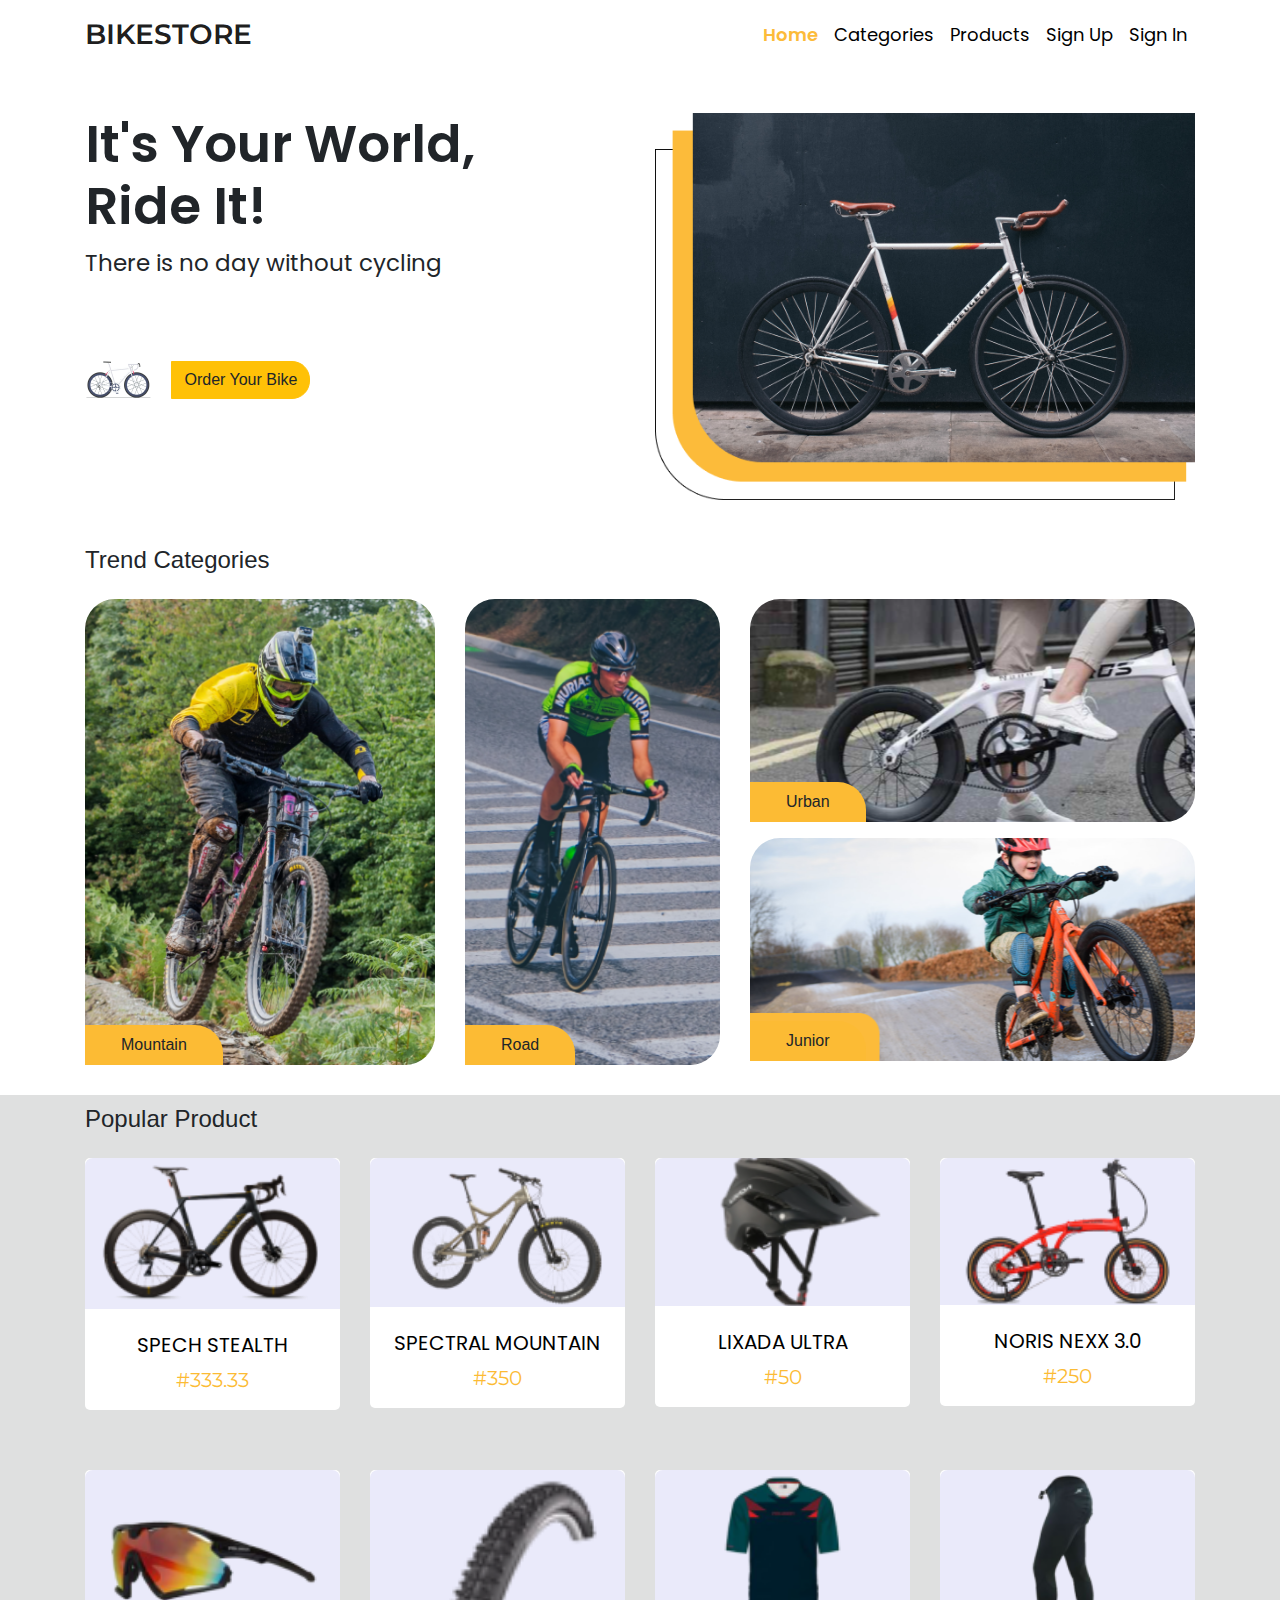
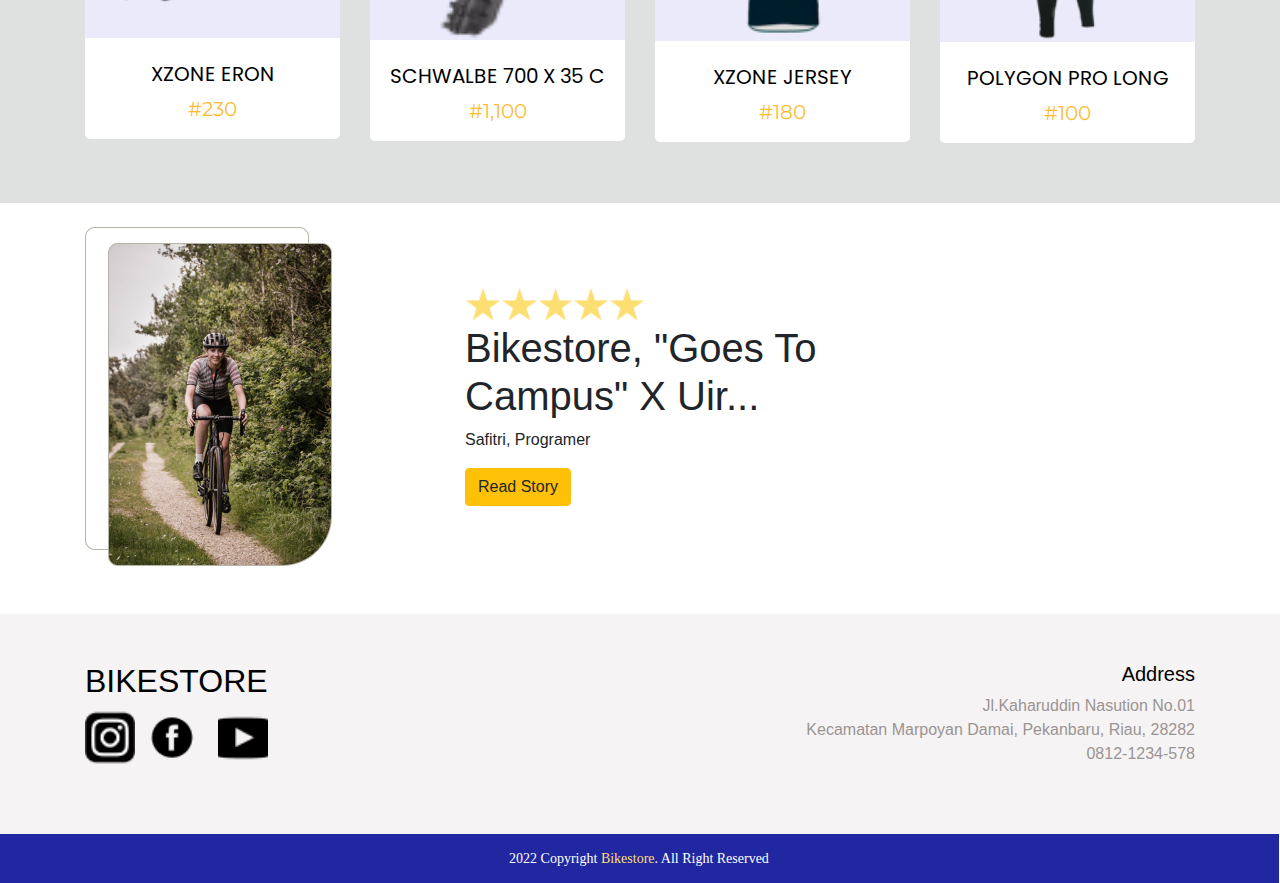
<file: index.html>
<!doctype html>
<html lang="en">
  <head>
    <!-- Required meta tags -->
    <meta charset="utf-8">
    <meta name="viewport" content="width=device-width, initial-scale=1, shrink-to-fit=no">

    <!-- Bootstrap CSS -->
    <link rel="stylesheet" href="frontend/libraries/bootstrap/css/bootstrap.css">
    <!-- My CSS -->
    <link rel="stylesheet" href="frontend/styles/main.css">
    
    <!-- Google Fonts -->
    <link href="https://fonts.googleapis.com/css2?family=Montserrat:ital,wght@0,100;0,200;0,300;0,400;0,500;0,600;0,700;0,800;1,300;1,500;1,700&family=Poppins:wght@100;200;300;400;500;600&display=swap" rel="stylesheet">

    <title>Hello, world!</title>
  </head>
  <body>

    <!--Header-->
    <header>
      <nav class="navbar navbar-expand-lg navbar-light">
        <div class="container">
          <a class="navbar-brand" href="#">BIKESTORE</a>
          <button class="navbar-toggler" type="button" data-toggle="collapse" data-target="#navbarNav" aria-controls="navbarNav" aria-expanded="false" aria-label="Toggle navigation">
            <span class="navbar-toggler-icon"></span>
          </button>
          <div class="collapse navbar-collapse" id="navbarNav">
            <ul class="navbar-nav ml-auto">
              <li class="nav-item">
                <a class="nav-link active" href="#">Home</a>
              </li>
              <li class="nav-item">
                <a class="nav-link" href="#">Categories</a>
              </li>
              <li class="nav-item">
                <a class="nav-link" href="index1.html">Products</a>
              </li>
              <li class="nav-item">
                <a class="nav-link" href="#">Sign Up</a>
              </li>
              <li class="nav-item">
                <a class="nav-link" href="#">Sign In</a>
              </li>
            </ul>
          </div>
        </div>
      </nav>
    </header>
    <!--Tutup Header-->

    <!--Hero Section-->
    <section class="hero-section">
      <div class="container">
        <div class="row">
          <div class="col-6">
            <h1>It's Your World, <br> Ride It!</h1>
            <p>There is no day without cycling</p>
            <div class="btn-cta">
              <img src="frontend/img/bicycle-logo 1.png">
              <a href="index1.html" class="btn btn-warning">Order Your Bike</a>
            </div>
          </div>
          <div class="col-6">
            <img src="frontend/img/Mask grub.png" class="img-fluid">
          </div>
        </div>
      </div>
    </section>
    <!--Tutup Hero Section-->

    <!-- Categories -->
    <section class="categories">
      <div class="container">
        <div class="row">
          <div class="col-12">
            <h4 class="mb-4">Trend Categories</h4>
          </div>
        </div>
        <div class="row">
          <div class="col-4">
            <div class="tag">
              <span>Mountain</span>
            </div>
            <a href="index1.html">
              <div class="categories-thumbnail">
                <div class="categories-img" style="background-image: url('frontend/img/mountain\ 1.png');""></div>
              </div>
            </a>
          </div>
          <div class="col-3">
            <div class="tag">
              <span>Road</span>
            </div>
            <a href="index1.html">
              <div class="categories-thumbnail">
                <div class="categories-img" style="background-image:url('frontend/img/road\ 1.png');"></div>
              </div>
            </a>
          </div>
          <div class="col-5">
            <div class="row">
              <div class="col-12 mb-3">
                <div class="tag">
                  <span>Urban</span>
                </div>
                <a href="index1.html">
                  <div class="categories-thumbnail-small">
                    <div class="categories-img" style="background-image: url('frontend/img/urban\ 1.png') ;"></div>
                  </div>
                </a>
              </div>
              <div class="col-12">
                <div class="tag">
                 <span>Junior</span>
                </div>
                <a href="index1.html">
                  <div class="categories-thumbnail-small">
                    <div class="categories-img" style="background-image: url('frontend/img/junior\ 1.png');"></div>
                  </div>
                </a>
              </div>
            </div>
          </div>
        </div>
      </div>
    </section>
    <!-- categories -->

    <!-- Poppular Product -->
    <section class="product">
      <div class="container">
        <div class="row">
          <div class="col-12">
            <h4 class="mb-4">Popular Product</h4>
          </div>
        </div>
        <div class="row">
          <div class="col-3">
            <a href="index1.html" class="component-product d-block">
              <div class="product-image mb-4 text-center">
                <img src="frontend/img/Sepeda 1.png" style="width: 225px;">
              </div>
              <div class="product-text mb-2">
                SPECH STEALTH
              </div>
              <div class="product-price">
                #333.33
              </div>
            </a>
          </div>
          <div class="col-3">
            <a href="index1.html" class="component-product d-block">
              <div class="product-image mb-4">
                <img src="frontend/img/bicycle-4 1 2.png" class="w-100">
              </div>
              <div class="product-text mb-2">
                SPECTRAL MOUNTAIN
              </div>
              <div class="product-price">
                #350
              </div>
            </a>
          </div>
          <div class="col-3">
            <a href="index1.html" class="component-product d-block">
              <div class="product-image mb-4 text-center">
                <img src="frontend/img/Helm.png" style="width: 197px">
              </div>
              <div class="product-text mb-2">
                LIXADA ULTRA
              </div>
              <div class="product-price">
                #50
              </div>
            </a>
          </div>
          <div class="col-3">
            <a href="index1.html" class="component-product d-block">
              <div class="product-image mb-4 text-center">
                <img src="frontend/img/bicycle-5 1 2.png" style="width: 255px">
              </div>
              <div class="product-text mb-2">
                NORIS NEXX 3.0
              </div>
              <div class="product-price">
                #250
              </div>
            </a>
          </div>
          <div class="col-3">
            <a href="index1.html" class="component-product d-block">
              <div class="product-image mb-4 text-center">
                <img src="frontend/img/Kacamata.png" class="w-100">
              </div>
              <div class="product-text mb-2">
                XZONE ERON
              </div>
              <div class="product-price">
                #230
              </div>
            </a>
          </div>
          <div class="col-3">
            <a href="index1.html" class="component-product d-block">
              <div class="product-image mb-4 text-center">
                <img src="frontend/img/Ban.png" style="width: 295px">
              </div>
              <div class="product-text mb-2">
                SCHWALBE 700 X 35 C
              </div>
              <div class="product-price">
                #1,100
              </div>
            </a>
          </div>
          <div class="col-3">
            <a href="index1.html" class="component-product d-block">
              <div class="product-image mb-4 text-center">
                <img src="frontend/img/Baju.png" style="width: 169px">
              </div>
              <div class="product-text mb-2">
                XZONE JERSEY
              </div>
              <div class="product-price">
                #180
              </div>
            </a>
          </div>
          <div class="col-3">
            <a href="index1.html" class="component-product d-block">
              <div class="product-image mb-4 text-center">
                <img src="frontend/img/Celana.png" style="width: 130px">
              </div>
              <div class="product-text mb-2">
                POLYGON PRO LONG
              </div>
              <div class="product-price">
                #100
              </div>
            </a>
          </div>
        </div>
      </div>
    </section>
    <!-- Akhir Poppular Product -->

    <br>

    <!-- Bikestore -->
    <section class="bikestore2">
      <div class="container">
        <div class="row">
          <div class="col-4">
            <img src="frontend/img/Bikestore2.png" class="img-fluid">
          </div>
          <div class="col-8 my-auto">
            <img src="frontend/img/Star.png" style="width: 180px;">
            <h1>Bikestore, "Goes To <br>Campus" X Uir...</h1>
            <p>Safitri, Programer</p>
            <div class="btn-cta">
              <a href="index1.html" class="btn btn-warning">Read Story</a>
            </div>
          </div>
        </div>
      </div>
    </section>
    <!-- Akhir Bikestore -->

    <!-- Address -->
    <section class="address mt-5">
      <div class="container">
        <div class="row">
          <div class="col-6">
            <h2 class="mt-5">BIKESTORE</h2>
            <img src="frontend/img/Ig.png" style="width: 50px;">
            <img src="frontend/img/Fb.png" style="width: 50px;" class="ml-2">
            <img src="frontend/img/Yt.png" style="width: 50px;" class="ml-3">
          </div>
          <div class="col-6 text-right">
            <h5 class="mt-5">Address</h5>
            <p class="text-right">Jl.Kaharuddin Nasution No.01 <br>Kecamatan Marpoyan Damai, Pekanbaru, Riau, 28282 <br>0812-1234-578</p>
          </div>
        </div>
      </div>
    </section>
    <!-- Akhir Address -->

    <!-- Copyright -->
    <section class="copyright">
      <div class="container">
        <div class="row">
          <div class="col-12 text-center">
            <p class="pt-3">
              2022 Copyright <a href="#" style="color: #FCDE73;">Bikestore</a>. All Right Reserved
            </p>
          </div>
        </div>
      </div>
    </section>
    <!-- Akhir Copyright -->
    

    <!-- Option 1: jQuery and Bootstrap Bundle (includes Popper) -->
    <script src="https://cdn.jsdelivr.net/npm/jquery@3.5.1/dist/jquery.slim.min.js" integrity="sha384-DfXdz2htPH0lsSSs5nCTpuj/zy4C+OGpamoFVy38MVBnE+IbbVYUew+OrCXaRkfj" crossorigin="anonymous"></script>
    <script src="frontend/libraries/bootstrap/js/bootstrap.js"></script>

    
  </body>
</html>
</file>
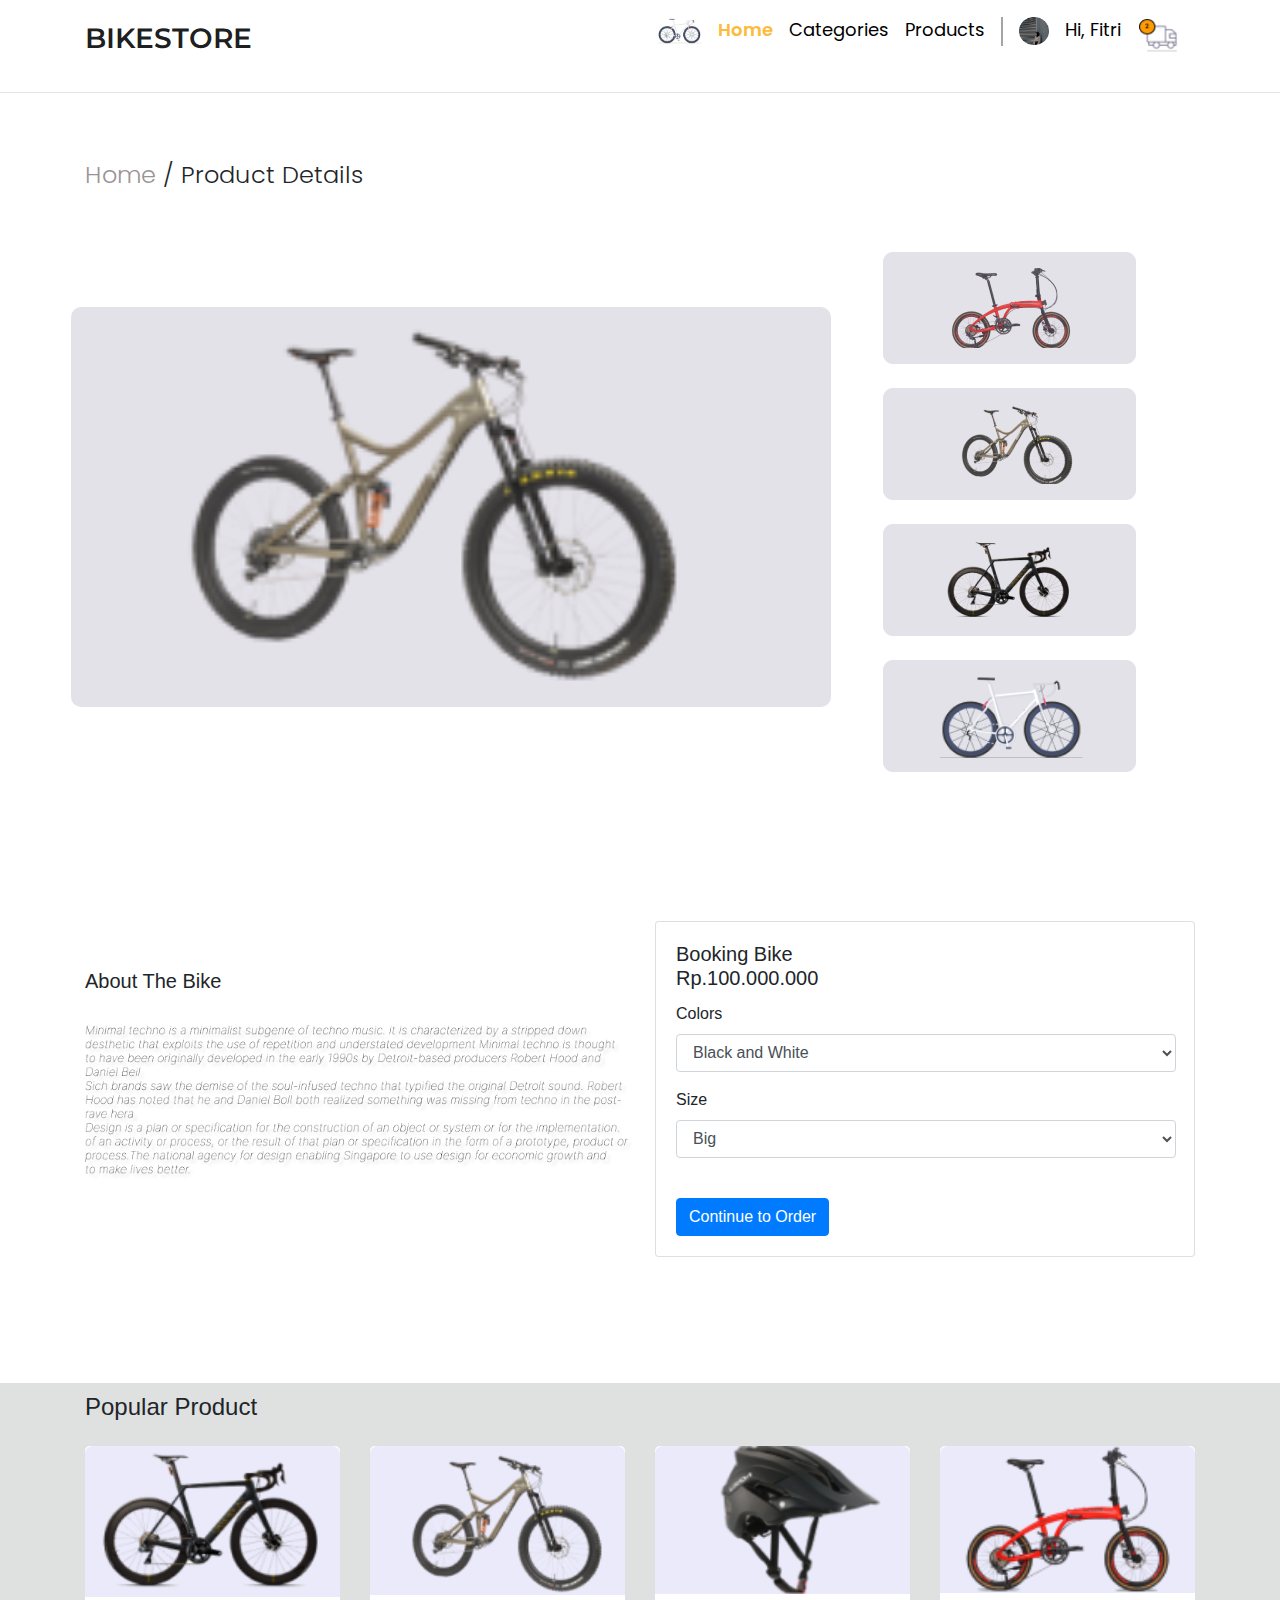
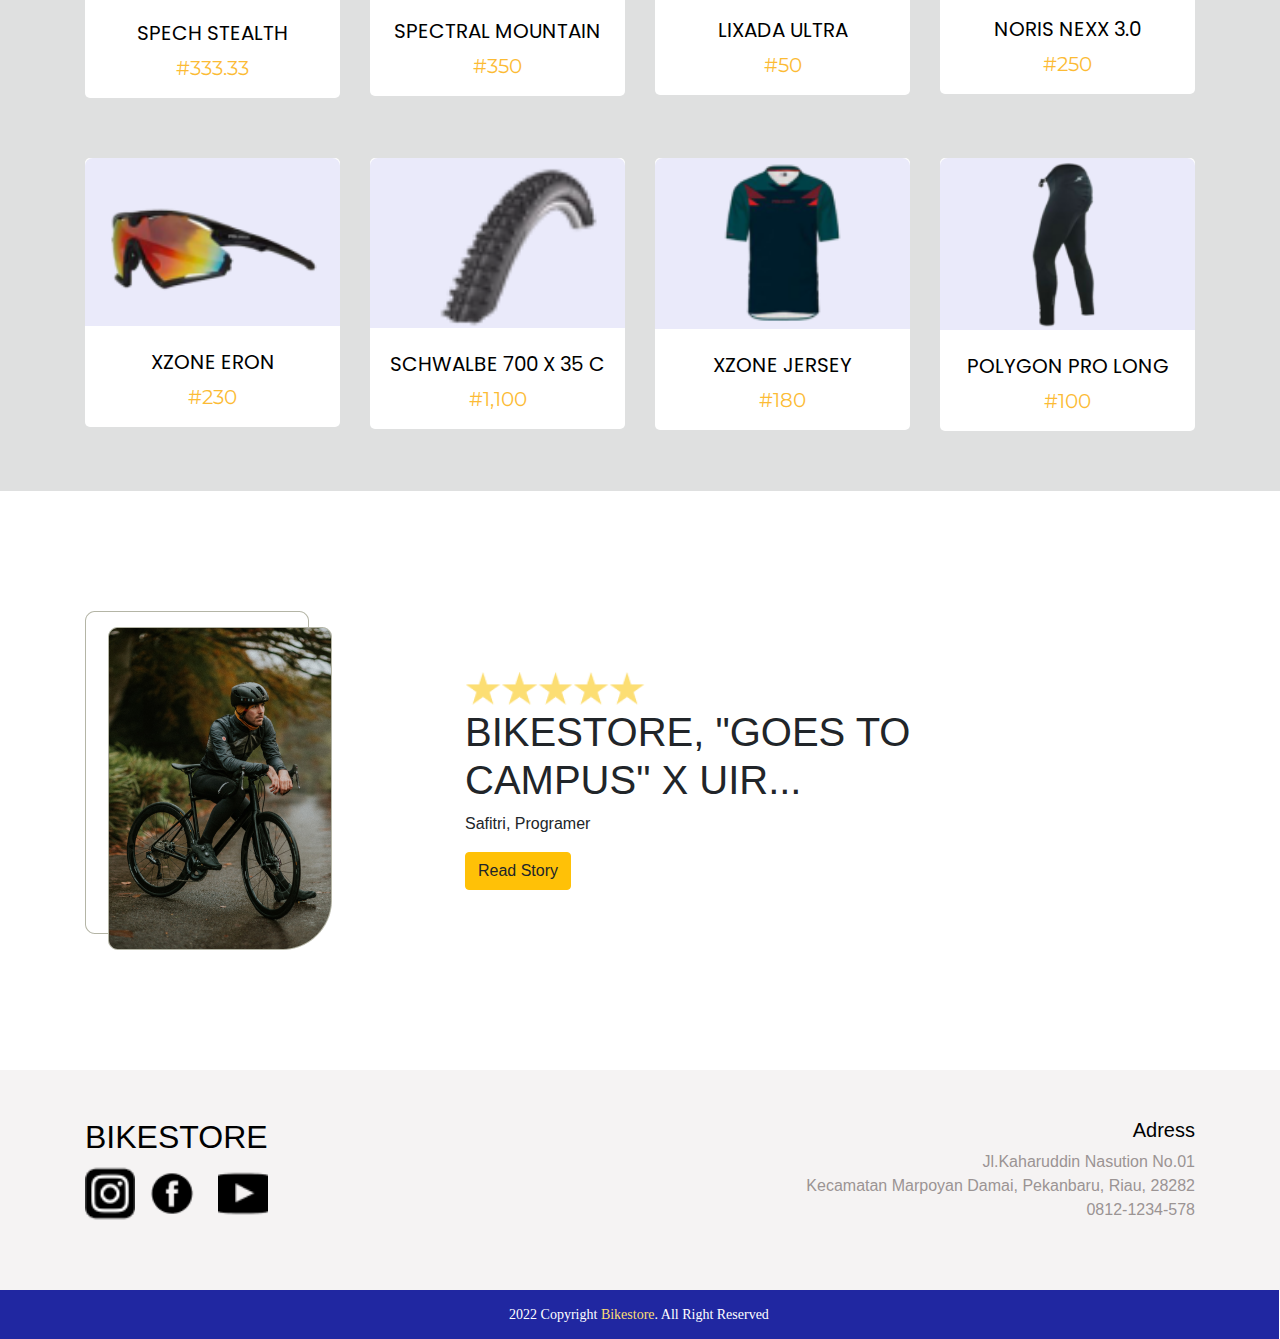
<file: index1.html>
<!doctype html>
<html lang="en">
  <head>
    <!-- Required meta tags -->
    <meta charset="utf-8">
    <meta name="viewport" content="width=device-width, initial-scale=1, shrink-to-fit=no">

    <!-- Bootstrap CSS -->
    <link rel="stylesheet" href="frontend/libraries/bootstrap/css/bootstrap.css">
    <!-- My CSS -->
    <link rel="stylesheet" href="frontend/styles/main.css">
    
    <!-- Google Fonts -->
    <link href="https://fonts.googleapis.com/css2?family=Montserrat:ital,wght@0,100;0,200;0,300;0,400;0,500;0,600;0,700;0,800;1,300;1,500;1,700&family=Poppins:wght@100;200;300;400;500;600&display=swap" rel="stylesheet">

    <title>Hello, world!</title>
  </head>
  <body>

    <!--Header-->
    <header>
      <nav class="navbar navbar-expand-lg navbar-light">
        <div class="container">
          <a class="navbar-brand" href="#">BIKESTORE</a>
          <button class="navbar-toggler" type="button" data-toggle="collapse" data-target="#navbarNav" aria-controls="navbarNav" aria-expanded="false" aria-label="Toggle navigation">
            <span class="navbar-toggler-icon"></span>
          </button>
          <div class="collapse navbar-collapse" id="navbarNav">
            <ul class="navbar-nav ml-auto">
              <li class="nav-item">
                <a class="nav-link" href="#"><img src="frontend/img/bicycle-logo 1.png" style="width: 45px;"></a>
              </li>
              <li class="nav-item">
                <a class="nav-link active" href="index.html">Home</a>
              </li>
              <li class="nav-item">
                <a class="nav-link" href="#">Categories</a>
              </li>
              <li class="nav-item">
                <a class="nav-link" href="#">Products</a>
              </li>
              <li class="nav-item">
                <a class="nav-link" href="#"><img src="frontend/img/Garis.png"></a>
              </li>
              <li class="nav-item">
                <a class="nav-link" href="#"><img src="frontend/img/profil.png" style="width: 30px;"></a>
              </li>
              <li class="nav-item">
                <a class="nav-link" href="#">Hi, Fitri</a>
              </li>
              </li>
              <li class="nav-item">
                <a class="nav-link" href="#"><img src="frontend/img/Mobil.png" style="width: 50px;"></a>
              </li>

            </ul>
          </div>
        </div>
      </nav>
    </header>
    <!--Tutup Header-->
<hr>
    <!--Choice-->
    <section class="choice">
      <div class="container">
        <div class="row">
          <div class="col-6">
            <br><br>
            <p><a href="index.html" style="color: #999494">Home</a>     /     Product Details</p>
            <br><br>
          </div>
          <div class="col-8">
            <img src="frontend/img/bicycle-4 1 2.png" style="width: 650px;">
          </div>
          <div class="col-3">
            <img src="frontend/img/Group 20.png">
            <br><br>
            <img src="frontend/img/Group 21.png">
            <br><br>
            <img src="frontend/img/Group 22.png">
            <br><br>
            <img src="frontend/img/Group 23.png">
          </div>
        </div>
      </div>
    </section>
    <!--Tutup Choice-->

<br><br><br><br><br><br><br><br><br><br><br>

    <!--About-->
    <section class="about">
      <div class="container">
        <div class="row">
          <div class="col-6">
            <h5 class="mt-5">About The Bike</h5>
            <br>
            <img src="frontend/img/Tulisan.png" style="width: 550px;">
          </div>
          <div class="col-6">
            
            <div class="card">
              <div class="card-body">
                <h5 class="card-title">Booking Bike <br>Rp.100.000.000</h5>
                <div class="form-group" style="width: 500px;">
                  <label for="colors">Colors</label>
                  <select class="form-control" id="jurusan">
                    <option value="if">Black and White</option>
                    <option value="if">Red</option>
                    <option value="if">Orange</option>
                    <option value="if">Light Brown</option>
                    <option value="if">Black</option>
                  </select>
                </div>
                <div class="form-group" style="width: 500px;">
                  <label for="size">Size</label>
                  <select class="form-control" id="jurusan">
                    <option value="if">Big</option>
                    <option value="if">Small</option>
                    <option value="if">Currently</option>
                  </select>
                  <br>
                </div>
                <a href="index2.html" class="btn btn-primary">Continue to Order</a>
              </div>
            </div>
          </div>
        </div>
      </div>
    </section>
    <!--Tutup About-->

<br><br><br><br>

    <!-- Poppular Product -->
    <section class="product">
      <div class="container">
        <div class="row">
          <div class="col-12">
            <h4 class="mb-4">Popular Product</h4>
          </div>
        </div>
        <div class="row">
          <div class="col-3">
            <a href="index2.html" class="component-product d-block">
              <div class="product-image mb-4 text-center">
                <img src="frontend/img/Sepeda 1.png" style="width: 225px;">
              </div>
              <div class="product-text mb-2">
                SPECH STEALTH
              </div>
              <div class="product-price">
                #333.33
              </div>
            </a>
          </div>
          <div class="col-3">
            <a href="index2.html" class="component-product d-block">
              <div class="product-image mb-4">
                <img src="frontend/img/bicycle-4 1 2.png" class="w-100">
              </div>
              <div class="product-text mb-2">
                SPECTRAL MOUNTAIN
              </div>
              <div class="product-price">
                #350
              </div>
            </a>
          </div>
          <div class="col-3">
            <a href="index2.html" class="component-product d-block">
              <div class="product-image mb-4 text-center">
                <img src="frontend/img/Helm.png" style="width: 197px">
              </div>
              <div class="product-text mb-2">
                LIXADA ULTRA
              </div>
              <div class="product-price">
                #50
              </div>
            </a>
          </div>
          <div class="col-3">
            <a href="index2.html" class="component-product d-block">
              <div class="product-image mb-4 text-center">
                <img src="frontend/img/bicycle-5 1 2.png" style="width: 255px">
              </div>
              <div class="product-text mb-2">
                NORIS NEXX 3.0
              </div>
              <div class="product-price">
                #250
              </div>
            </a>
          </div>
          <div class="col-3">
            <a href="index2.html" class="component-product d-block">
              <div class="product-image mb-4 text-center">
                <img src="frontend/img/Kacamata.png" class="w-100">
              </div>
              <div class="product-text mb-2">
                XZONE ERON
              </div>
              <div class="product-price">
                #230
              </div>
            </a>
          </div>
          <div class="col-3">
            <a href="index2.html" class="component-product d-block">
              <div class="product-image mb-4 text-center">
                <img src="frontend/img/Ban.png" style="width: 295px">
              </div>
              <div class="product-text mb-2">
                SCHWALBE 700 X 35 C
              </div>
              <div class="product-price">
                #1,100
              </div>
            </a>
          </div>
          <div class="col-3">
            <a href="index2.html" class="component-product d-block">
              <div class="product-image mb-4 text-center">
                <img src="frontend/img/Baju.png" style="width: 169px">
              </div>
              <div class="product-text mb-2">
                XZONE JERSEY
              </div>
              <div class="product-price">
                #180
              </div>
            </a>
          </div>
          <div class="col-3">
            <a href="index2.html" class="component-product d-block">
              <div class="product-image mb-4 text-center">
                <img src="frontend/img/Celana.png" style="width: 130px">
              </div>
              <div class="product-text mb-2">
                POLYGON PRO LONG
              </div>
              <div class="product-price">
                #100
              </div>
            </a>
          </div>
        </div>
      </div>
    </section>
    <!-- Akhir Poppular Product -->

<br><br><br><br><br>

    <!-- Bikestore -->
    <section class="bikestore2">
      <div class="container">
        <div class="row">
          <div class="col-4">
            <img src="frontend/img/Bikestore 2.1.png" class="img-fluid">
          </div>
          <div class="col-8 my-auto">
            <img src="frontend/img/Star.png" style="width: 180px;">
            <h1>BIKESTORE, "GOES TO <br>CAMPUS" X UIR...</h1>
            <p>Safitri, Programer</p>
            <div class="btn-cta">
              <a href="index2.html" class="btn btn-warning">Read Story</a>
            </div>
          </div>
        </div>
      </div>
    </section>
    <!-- Akhir Bikestore -->

<br><br><br>

    <!-- Adress -->
    <section class="address mt-5">
      <div class="container">
        <div class="row">
          <div class="col-6">
            <h2 class="mt-5">BIKESTORE</h2>
            <img src="frontend/img/Ig.png" style="width: 50px;">
            <img src="frontend/img/Fb.png" style="width: 50px;" class="ml-2">
            <img src="frontend/img/Yt.png" style="width: 50px;" class="ml-3">
          </div>
          <div class="col-6 text-right">
            <h5 class="mt-5">Adress</h5>
            <p class="text-right">Jl.Kaharuddin Nasution No.01 <br>Kecamatan Marpoyan Damai, Pekanbaru, Riau, 28282 <br>0812-1234-578</p>
          </div>
        </div>
      </div>
    </section>
    <!-- Akhir Address -->

     <!-- Copyright -->
     <section class="copyright">
      <div class="container">
        <div class="row">
          <div class="col-12 text-center">
            <p class="pt-3">
              2022 Copyright <a href="#" style="color: #FCDE73;">Bikestore</a>. All Right Reserved
            </p>
          </div>
        </div>
      </div>
    </section>
    <!-- Akhir Copyright -->
    

    <!-- Option 1: jQuery and Bootstrap Bundle (includes Popper) -->
    <script src="https://cdn.jsdelivr.net/npm/jquery@3.5.1/dist/jquery.slim.min.js" integrity="sha384-DfXdz2htPH0lsSSs5nCTpuj/zy4C+OGpamoFVy38MVBnE+IbbVYUew+OrCXaRkfj" crossorigin="anonymous"></script>
    <script src="frontend/libraries/bootstrap/js/bootstrap.js"></script>

    
  </body>
</html>
</file>
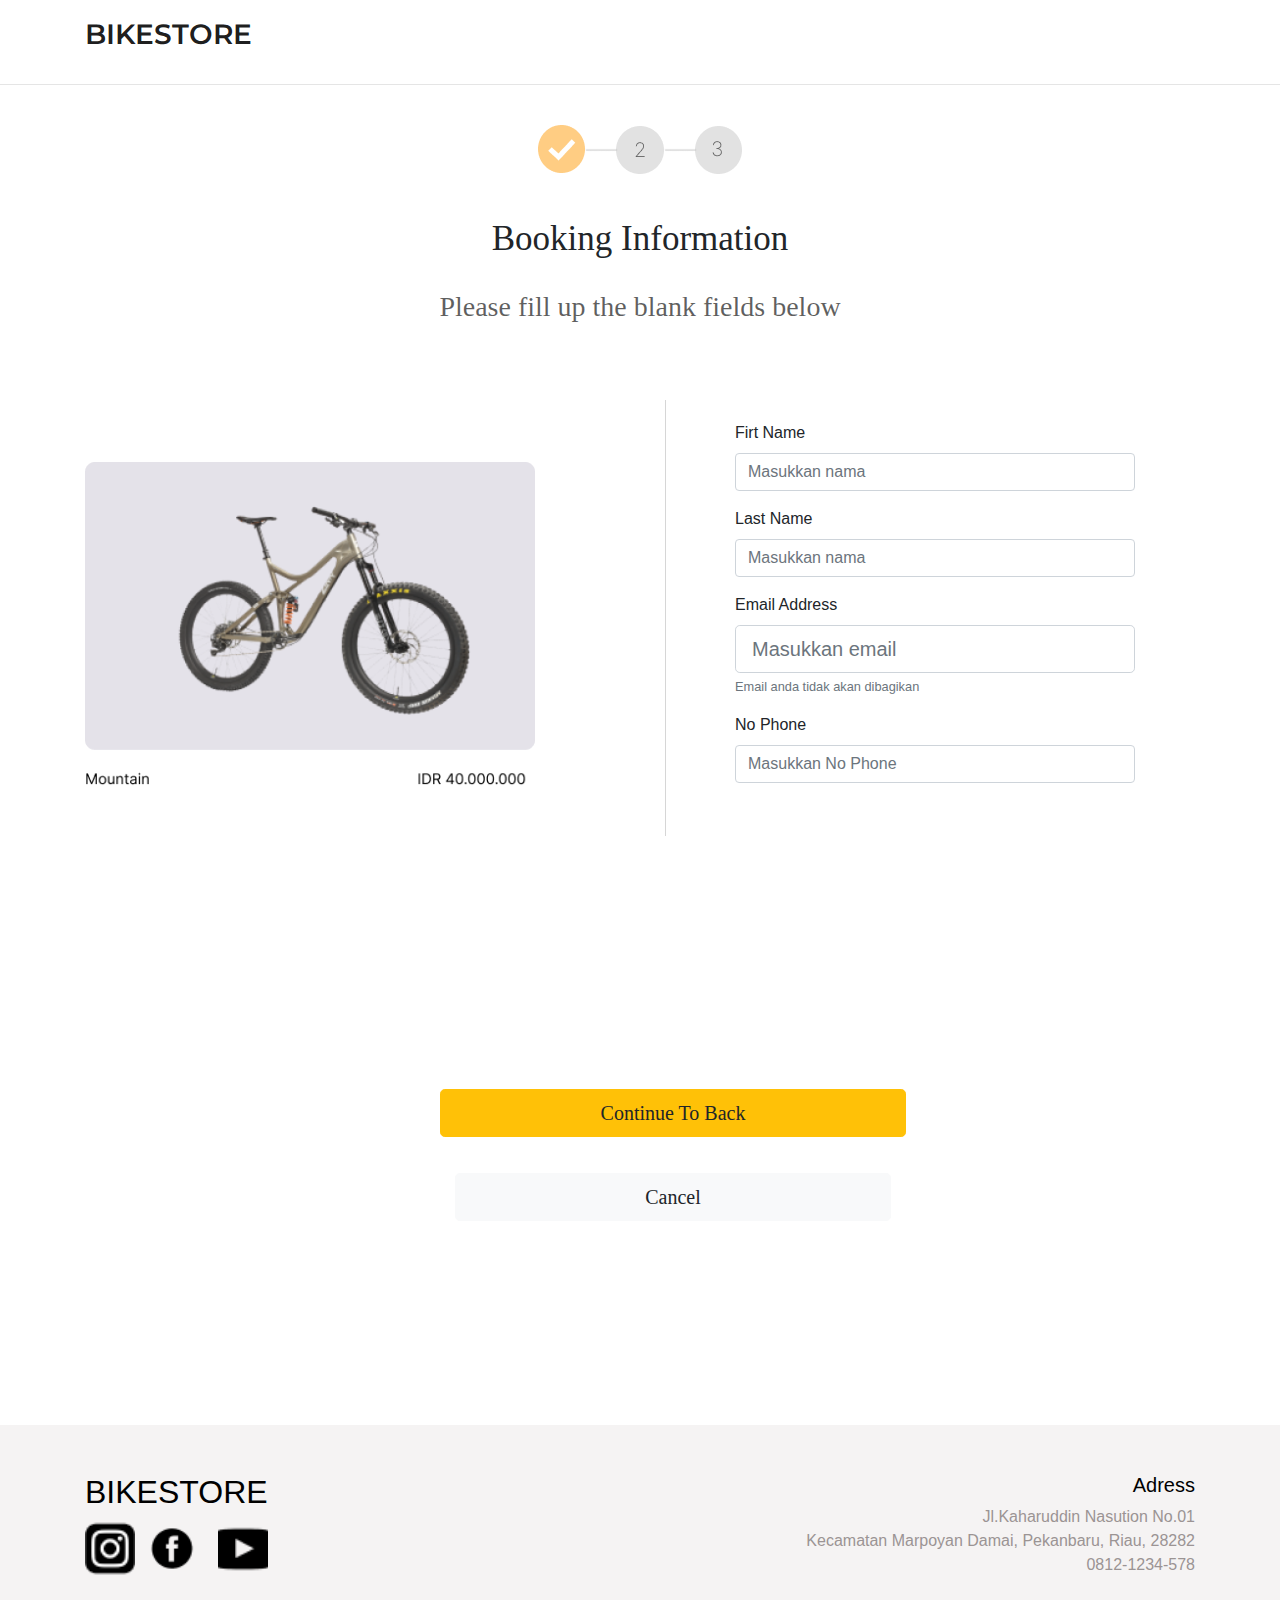
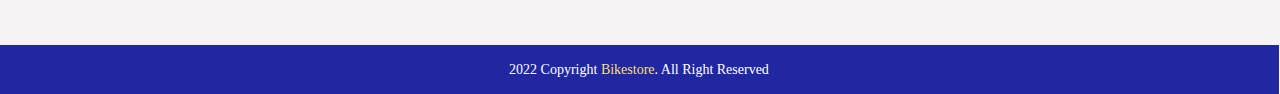
<file: index2.html>
<!doctype html>
<html lang="en">
  <head>
    <!-- Required meta tags -->
    <meta charset="utf-8">
    <meta name="viewport" content="width=device-width, initial-scale=1, shrink-to-fit=no">

    <!-- Bootstrap CSS -->
    <link rel="stylesheet" href="frontend/libraries/bootstrap/css/bootstrap.css">
    <!-- My CSS -->
    <link rel="stylesheet" href="frontend/styles/main.css">
    
    <!-- Google Fonts -->
    <link href="https://fonts.googleapis.com/css2?family=Montserrat:ital,wght@0,100;0,200;0,300;0,400;0,500;0,600;0,700;0,800;1,300;1,500;1,700&family=Poppins:wght@100;200;300;400;500;600&display=swap" rel="stylesheet">

    <title>Hello, world!</title>
  </head>
  <body>

    <!--Awal-->
    <header>
      <nav class="navbar navbar-expand-lg navbar-light">
        <div class="container">
          <a class="navbar-brand" href="#">BIKESTORE</a>
        </div>
      </nav>
    </header>
    <!--Tutup Awalr-->

<hr>
<br>
    <!--Booking-->
    <section class="booking iformation">
      <div class="container">
        <div class="row">
          <div class="col-12 text-center">
            <img src="frontend/img/Nomor.png">
          </div>
          <div class="col-12 text-center">
            <h3 class="mt-5">Booking Information</h3>
            <p class="text-center">Please fill up the blank fields below</p>
          </div>
        </div>
      </div>
    </section>
    <!--Tutup Booking-->

    <br><br><br>

    <!--Order-->
    <section class="order">
      <div class="container">
        <div class="row">
          <div class="col-6">
            <br>
            <img src="frontend/img/Group 12.png" style="width: 450px;">
          </div>
          <div class="col-3">
            <img src="frontend/img/Line 1 (1).png" alt="">
          </div>
          <div class="col-7">
            <br><br><br>
            <div class="form-group" style="width: 400px;">
              <label for="name">Firt Name</label>
              <input class="form-control" type="text"
              id="nama" placeholder="Masukkan nama">
            </div>
            <div class="form-group" style="width: 400px;">
              <label for="name">Last Name</label>
              <input class="form-control" type="text"
              id="nama" placeholder="Masukkan nama">
            </div>
            <div class="form-group" style="width: 400px;">
              <label for="email">Email Address</label>
              <input class="form-control form-control-lg"
              type="email" id="email" placeholder="Masukkan email">
              <small class="form-text text-muted">Email anda tidak akan dibagikan</small>
            </div>
            <div class="form-group" style="width: 400px;">
              <label for="name">No Phone</label>
              <input class="form-control" type="text"
              id="nama" placeholder="Masukkan No Phone">
            </div>
          </div>
        </div>
      </div>
    </section>
    <!--Tutup Order-->

    <!--Back-->
    <section class="back">
      <div class="container">
        <div class="row">
          <div class="col-6">
            <div class="btn-cta">
              <a href="index3.html" class="btn btn-warning btn-lg btn-block">Continue To Back</a>
            </div>
            <br>
            <div class="col-12">
              <a href="index1.html" class="btn btn-light btn-lg btn-block">Cancel</a>
            </div>
          </div>
        </div>
      </div>
    </section>
    <!--Tutup Back-->

    <br><br><br><br><br><br><br><br><br><br><br><br>

    <!-- Adress -->
    <section class="address mt-5">
      <div class="container">
        <div class="row">
          <div class="col-6">
            <h2 class="mt-5">BIKESTORE</h2>
            <img src="frontend/img/Ig.png" style="width: 50px;">
            <img src="frontend/img/Fb.png" style="width: 50px;" class="ml-2">
            <img src="frontend/img/Yt.png" style="width: 50px;" class="ml-3">
          </div>
          <div class="col-6 text-right">
            <h5 class="mt-5">Adress</h5>
            <p class="text-right">Jl.Kaharuddin Nasution No.01 <br>Kecamatan Marpoyan Damai, Pekanbaru, Riau, 28282 <br>0812-1234-578</p>
          </div>
        </div>
      </div>
    </section>
    <!-- Akhir Address -->

     <!-- Copyright -->
     <section class="copyright">
      <div class="container">
        <div class="row">
          <div class="col-12 text-center">
            <p class="pt-3">
              2022 Copyright <a href="#" style="color: #FCDE73;">Bikestore</a>. All Right Reserved
            </p>
          </div>
        </div>
      </div>
    </section>
    <!-- Akhir Copyright -->
    

    <!-- Option 1: jQuery and Bootstrap Bundle (includes Popper) -->
    <script src="https://cdn.jsdelivr.net/npm/jquery@3.5.1/dist/jquery.slim.min.js" integrity="sha384-DfXdz2htPH0lsSSs5nCTpuj/zy4C+OGpamoFVy38MVBnE+IbbVYUew+OrCXaRkfj" crossorigin="anonymous"></script>
    <script src="frontend/libraries/bootstrap/js/bootstrap.js"></script>

    
  </body>
</html>
</file>
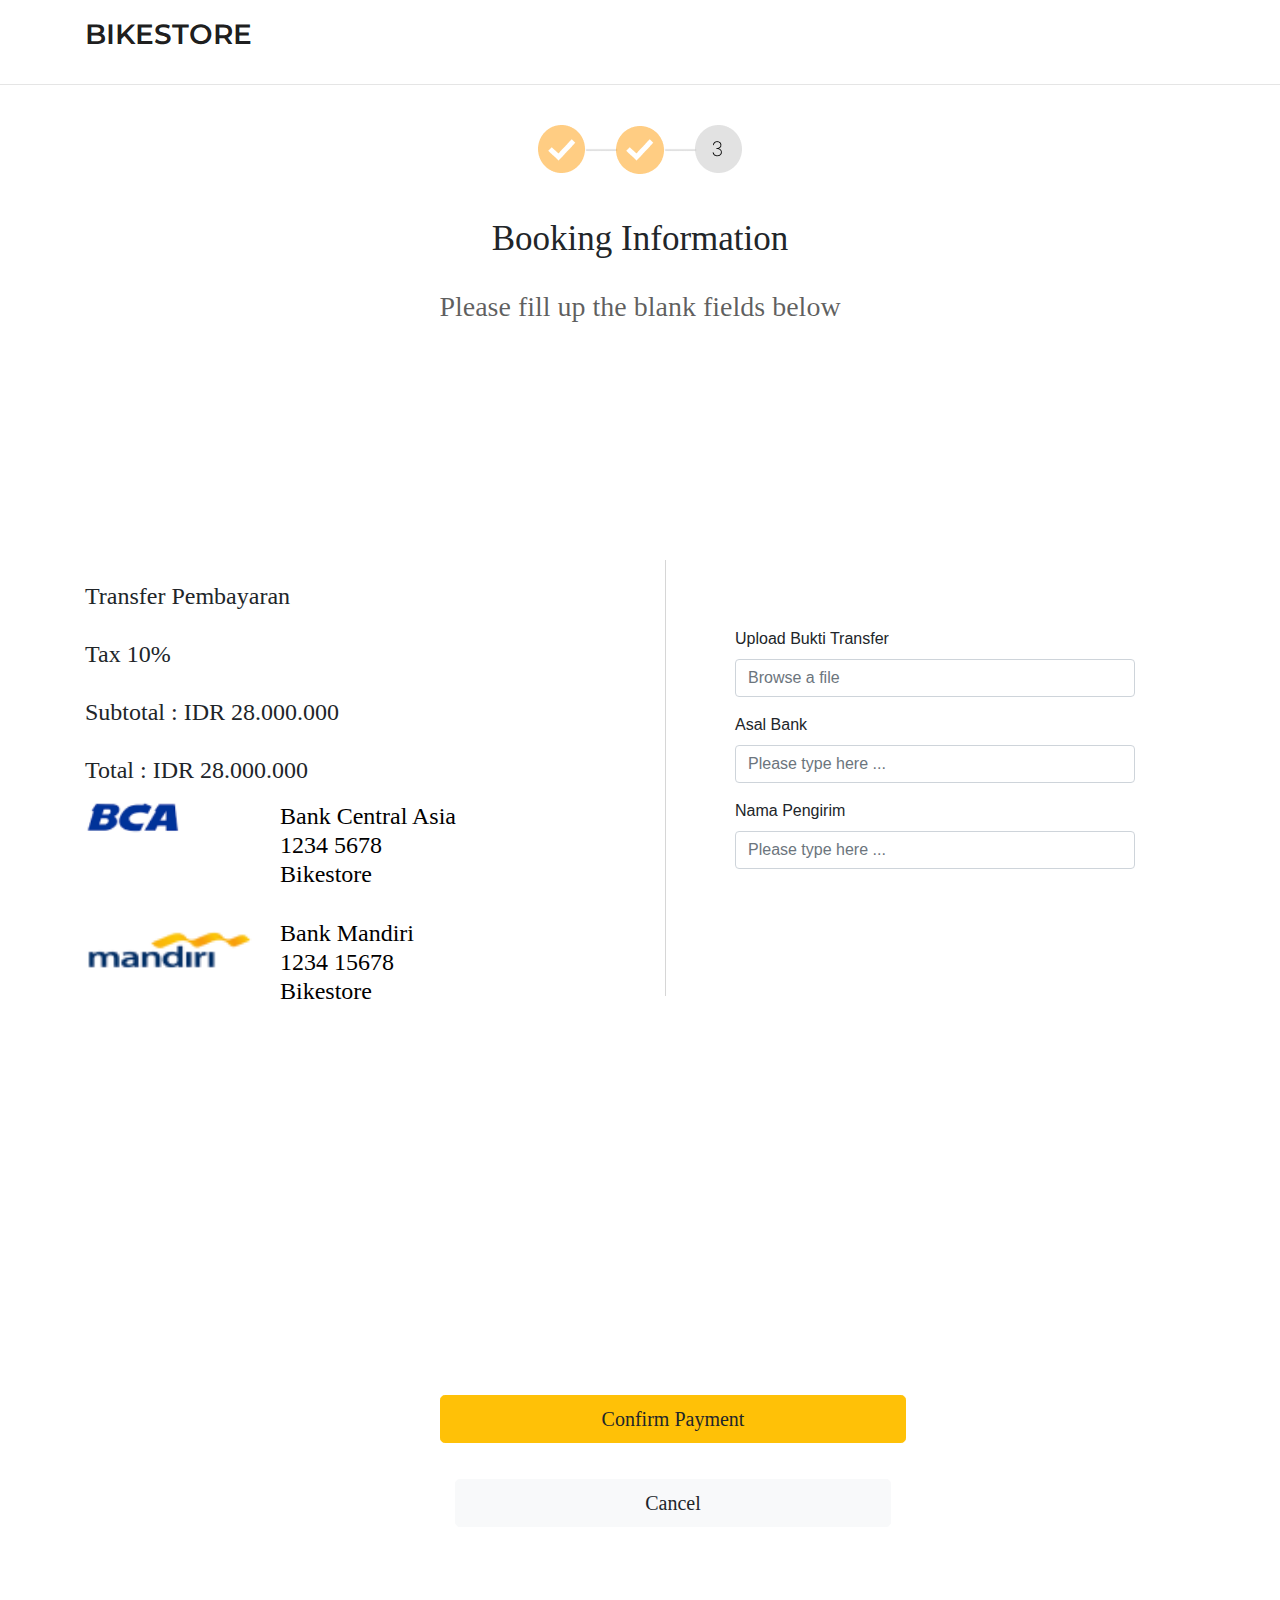
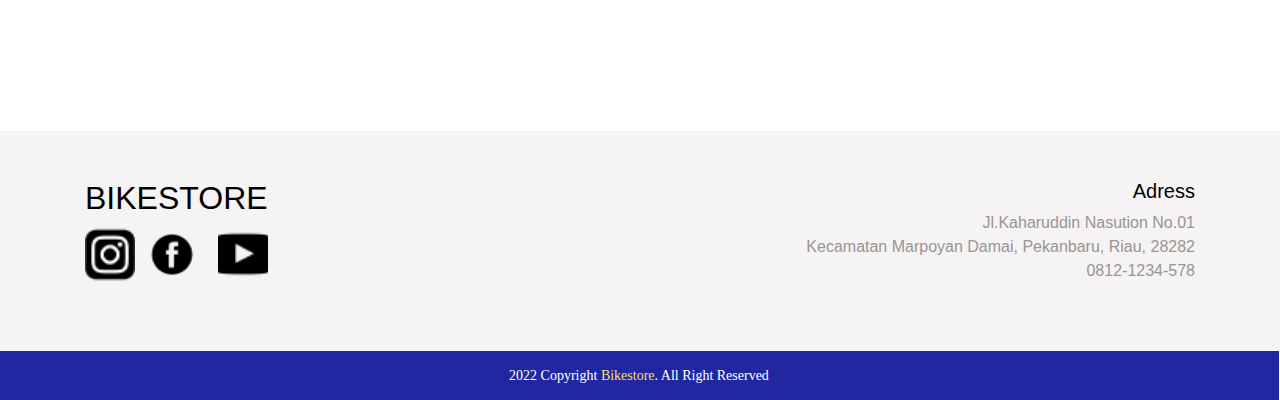
<file: index3.html>
<!doctype html>
<html lang="en">
  <head>
    <!-- Required meta tags -->
    <meta charset="utf-8">
    <meta name="viewport" content="width=device-width, initial-scale=1, shrink-to-fit=no">

    <!-- Bootstrap CSS -->
    <link rel="stylesheet" href="frontend/libraries/bootstrap/css/bootstrap.css">
    <!-- My CSS -->
    <link rel="stylesheet" href="frontend/styles/main.css">
    
    <!-- Google Fonts -->
    <link href="https://fonts.googleapis.com/css2?family=Montserrat:ital,wght@0,100;0,200;0,300;0,400;0,500;0,600;0,700;0,800;1,300;1,500;1,700&family=Poppins:wght@100;200;300;400;500;600&display=swap" rel="stylesheet">

    <title>Hello, world!</title>
  </head>
  <body>

    <!--Header-->
    <header>
      <nav class="navbar navbar-expand-lg navbar-light">
        <div class="container">
          <a class="navbar-brand" href="#">BIKESTORE</a>
        </div>
      </nav>
    </header>
    <!--Tutup Header-->

<hr>
<br>
    <!--Booking-->
    <section class="booking iformation">
      <div class="container">
        <div class="row">
          <div class="col-12 text-center">
            <img src="frontend/img/Group 24.png">
          </div>
          <div class="col-12 text-center">
            <h3 class="mt-5">Booking Information</h3>
            <p class="text-center">Please fill up the blank fields below</p>
          </div>
        </div>
      </div>
    </section>
    <!--Tutup Booking-->

<br><br><br><br><br><br><br><br><br>

    <!--Order-->
    <section class="order">
      <div class="container">
        <div class="row">
          <div class="col-6">
            <p>Transfer Pembayaran <br><br>
              Tax 10% <br><br>
              Subtotal : IDR 28.000.000 <br><br>
              Total : IDR 28.000.000 </p>
            <img src="frontend/img/BCA.png" style="width: 100px;">
            <br><br><br><br><br>
            <img src="frontend/img/MANDIRI.png" style="width: 170px;">
          </div>
          <br><br>
          <div class="col-6">
            <h1>Bank Central Asia <br>
              1234 5678 <br>
              Bikestore
            </h1>
            <br><br><br>
            <h2>Bank Mandiri <br>
              1234 15678 <br>
              Bikestore
            </h2>
          </div>
          <div class="col-2">
            <img src="frontend/img/Line 1 (1).png">
          </div>
          <div class="col-5">
            <br><br><br><br><br><br><br>
            <div class="form-group" style="width: 400px;">
              <label for="name">Upload Bukti Transfer</label>
              <input class="form-control" type="text"
              id="nama" placeholder="Browse a file ">
            </div>
            <div class="form-group" style="width: 400px;">
              <label for="name">Asal Bank</label>
              <input class="form-control" type="text"
              id="nama" placeholder="Please type here ...">
            </div>
            <div class="form-group" style="width: 400px;">
              <label for="name">Nama Pengirim </label>
              <input class="form-control" type="text"
              id="nama" placeholder="Please type here ...">
            </div>
          </div>
        </div>
      </div>
    </section>
    <!--Tutup Order-->

    <!--Back-->
    <section class="back">
      <div class="container">
        <div class="row">
          <div class="col-6">
            <div class="btn-cta">
              <a href="index4.html" class="btn btn-warning btn-lg btn-block">Confirm Payment</a>
            </div>
            <br>
            <div class="col-12">
              <a href="index2.html" class="btn btn-light btn-lg btn-block">Cancel</a>
            </div>
          </div>
        </div>
      </div>
    </section>
    <!--Tutup Back-->

    <br><br><br><br><br><br><br><br><br><br><br><br>

    <!-- Adress -->
    <section class="address mt-5">
      <div class="container">
        <div class="row">
          <div class="col-6">
            <h2 class="mt-5">BIKESTORE</h2>
            <img src="frontend/img/Ig.png" style="width: 50px;">
            <img src="frontend/img/Fb.png" style="width: 50px;" class="ml-2">
            <img src="frontend/img/Yt.png" style="width: 50px;" class="ml-3">
          </div>
          <div class="col-6 text-right">
            <h5 class="mt-5">Adress</h5>
            <p class="text-right">Jl.Kaharuddin Nasution No.01 <br>Kecamatan Marpoyan Damai, Pekanbaru, Riau, 28282 <br>0812-1234-578</p>
          </div>
        </div>
      </div>
    </section>
    <!-- Akhir Address -->

     <!-- Copyright -->
     <section class="copyright">
      <div class="container">
        <div class="row">
          <div class="col-12 text-center">
            <p class="pt-3">
              2022 Copyright <a href="#" style="color: #FCDE73;">Bikestore</a>. All Right Reserved
            </p>
          </div>
        </div>
      </div>
    </section>
    <!-- Akhir Copyright -->
    

    <!-- Option 1: jQuery and Bootstrap Bundle (includes Popper) -->
    <script src="https://cdn.jsdelivr.net/npm/jquery@3.5.1/dist/jquery.slim.min.js" integrity="sha384-DfXdz2htPH0lsSSs5nCTpuj/zy4C+OGpamoFVy38MVBnE+IbbVYUew+OrCXaRkfj" crossorigin="anonymous"></script>
    <script src="frontend/libraries/bootstrap/js/bootstrap.js"></script>

    
  </body>
</html>
</file>
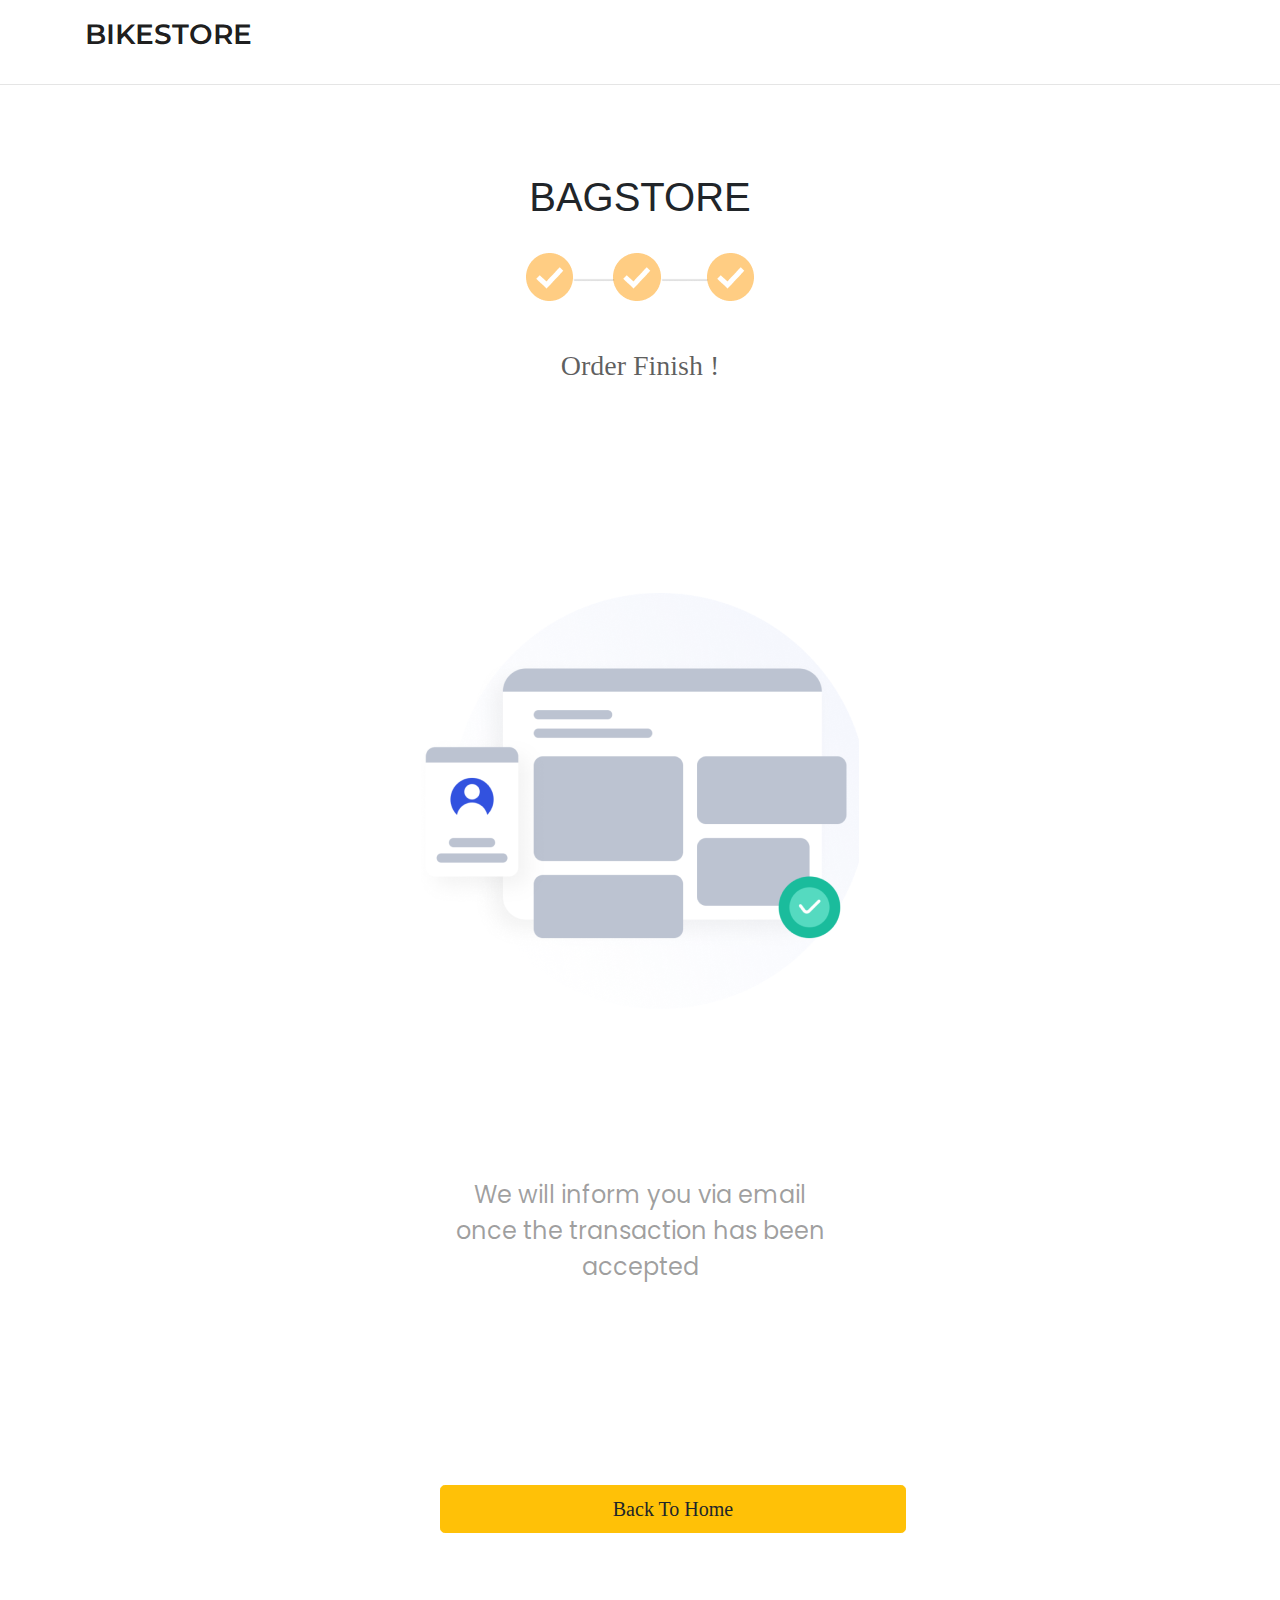
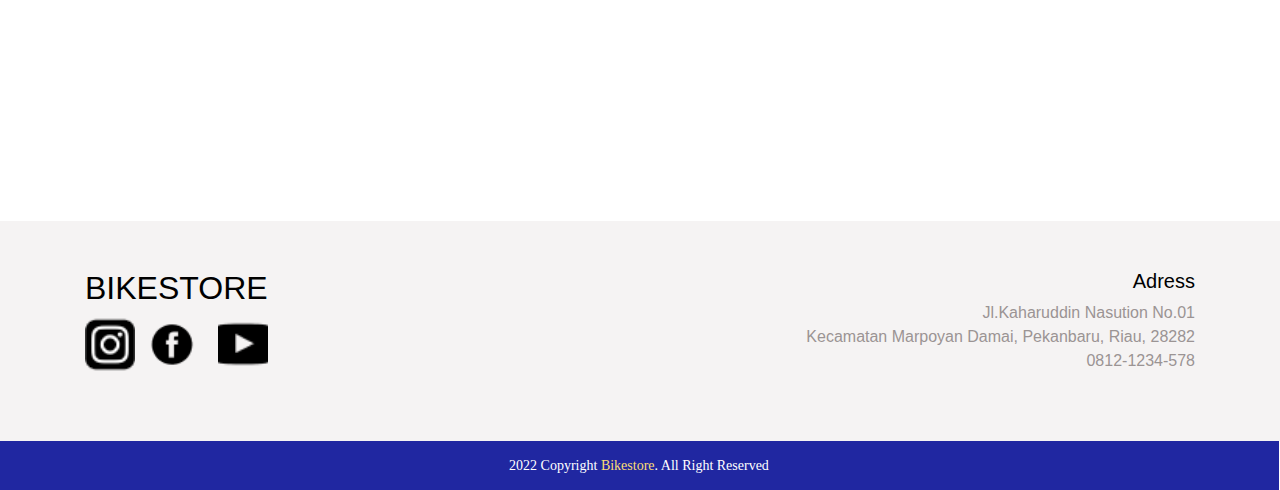
<file: index4.html>
<!doctype html>
<html lang="en">
  <head>
    <!-- Required meta tags -->
    <meta charset="utf-8">
    <meta name="viewport" content="width=device-width, initial-scale=1, shrink-to-fit=no">

    <!-- Bootstrap CSS -->
    <link rel="stylesheet" href="frontend/libraries/bootstrap/css/bootstrap.css">
    <!-- My CSS -->
    <link rel="stylesheet" href="frontend/styles/main.css">
    
    <!-- Google Fonts -->
    <link href="https://fonts.googleapis.com/css2?family=Montserrat:ital,wght@0,100;0,200;0,300;0,400;0,500;0,600;0,700;0,800;1,300;1,500;1,700&family=Poppins:wght@100;200;300;400;500;600&display=swap" rel="stylesheet">

    <title>Hello, world!</title>
  </head>
  <body>

    <!--Header-->
    <header>
      <nav class="navbar navbar-expand-lg navbar-light">
        <div class="container">
          <a class="navbar-brand" href="#">BIKESTORE</a>
        </div>
      </nav>
    </header>
    <!--Tutup Header-->

<hr>
<br>

    <!--Booking-->
    <section class="booking">
      <div class="container">
        <div class="row">
          <div class="col-12 text-center">
            <h1 class="mt-5">BAGSTORE</h1>
            <br>
            <img src="frontend/img/Group 25.png">
          </div>
          <div class="col-12 text-center">
            <br><br>
            <p class="text-center">Order Finish !</p>
            <br><br><br><br><br><br><br>
            <img src="frontend/img/Group 1 1 1.png" alt="">
            <br><br><br><br><br><br><br><br>
            <h2>We will inform you via email <br>
              once the transaction has been <br>
              accepted</h2>
          </div>
        </div>
      </div>
    </section>
    <!--Tutup Booking-->

    <br><br><br><br><br><br><br><br>

    <!--Back-->
    <section class="back">
      <div class="container">
        <div class="row">
          <div class="col-6">
            <div class="btn-cta">
              <a href="index.html" class="btn btn-warning btn-lg btn-block">Back To Home</a>
            </div>
          </div>
        </div>
      </div>
    </section>
    <!--Tutup Back-->

    <br><br><br><br><br><br><br><br><br><br><br><br>

    <!-- Adress -->
    <section class="address mt-5">
      <div class="container">
        <div class="row">
          <div class="col-6">
            <h2 class="mt-5">BIKESTORE</h2>
            <img src="frontend/img/Ig.png" style="width: 50px;">
            <img src="frontend/img/Fb.png" style="width: 50px;" class="ml-2">
            <img src="frontend/img/Yt.png" style="width: 50px;" class="ml-3">
          </div>
          <div class="col-6 text-right">
            <h5 class="mt-5">Adress</h5>
            <p class="text-right">Jl.Kaharuddin Nasution No.01 <br>Kecamatan Marpoyan Damai, Pekanbaru, Riau, 28282 <br>0812-1234-578</p>
          </div>
        </div>
      </div>
    </section>
    <!-- Akhir Address -->

     <!-- Copyright -->
     <section class="copyright">
      <div class="container">
        <div class="row">
          <div class="col-12 text-center">
            <p class="pt-3">
              2022 Copyright <a href="#" style="color: #FCDE73;">Bikestore</a>. All Right Reserved
            </p>
          </div>
        </div>
      </div>
    </section>
    <!-- Akhir Copyright -->
    

    <!-- Option 1: jQuery and Bootstrap Bundle (includes Popper) -->
    <script src="https://cdn.jsdelivr.net/npm/jquery@3.5.1/dist/jquery.slim.min.js" integrity="sha384-DfXdz2htPH0lsSSs5nCTpuj/zy4C+OGpamoFVy38MVBnE+IbbVYUew+OrCXaRkfj" crossorigin="anonymous"></script>
    <script src="frontend/libraries/bootstrap/js/bootstrap.js"></script>

    
  </body>
</html>
</file>
<file: frontend/styles/main.css>
.navbar-brand {
    font-family: 'Montserrat';
    font-weight: 600;
    font-size: 28px;
}



.nav-item {
    font-family: 'Poppins';
    font-weight: 400;
    font-size: 18px;
    line-height: 27px;
}

.nav-item .nav-link.nav-link.active {
    font-weight: 600;
    color: #fcbb3a !important;
}

.nav-link {
    color: #000000 !important;
}

.nav-link:hover {
    color: #fcbb3a !important;
}


/* Hero Section */
.hero-section {
    margin-top: 45px;
}

.hero-section h1 {
    font-family: 'Poppins';
    font-weight: 600;
    font-size: 52px;
}

.hero-section p{
    font-family: 'Poppins';
    font-weight: 400;
    font-size: 23px;
}

.hero-section .btn-cta {
    margin-top: 80px;
}

.hero-section .btn-cta img {
    width: 67px;
}

.hero-section .btn {
    border-radius: 0px 18px 18px 0px;
    margin-left: 15px;
}
/* Akhir Hero Section */

/* categories */
.categories{
    margin-top: 46px;
}

.tag {
    background-color: #fcbb34;
    border-radius: 0px 28px 0px 0px;
    padding: .50rem 2.25rem;
    min-height: 30px;
    left: 15px;
    z-index: 3;
    bottom: 0;
    position: absolute;
}

.categories-thumbnail {
    height: 466px;
    width: 100%;
    border-radius: 30px;
    overflow: hidden;
}

.categories-img {
    height: 100%;
    width: 100%;

    background-position: center;
    background-repeat: no-repeat;
    background-size: cover;

    transition: all 0.3s ease;
}

.categories-thumbnail:hover .categories-img {
    transform: scale(1.1);
}

.categories-thumbnail-small {
    height: 223px;
    width: 100%;
    border-radius: 30px;
    overflow: hidden;
    position: relative;
    z-index: 1;
}

.categories-thumbnail-small:hover .categories-img {
    transform: scale(1.1);
}
/* Akhir Categories */

/* Poppular Product */
.product {
    background: rgba(10, 12, 12, 0.13);
    padding-top: 10px;
    margin-top: 30px;
}

.component-product{
    background: white;
    border-radius: 5px;
    border: #000000;
    padding-bottom: 15px;

    margin-bottom: 60px;
    transition: all 0.2s ease-in-out;
}

.component-product:hover {
    transform: scale(1.1);
    text-decoration: none;
}

.product-image {
    padding: 0.5px;
    border-radius: 8px 8px 0px 0px;
    background-color: #EAEAFA;
}

.product-text {
    font-weight: 400;
    font-size: 20px;
    font-family: Poppins;
    text-align: center;
    color: #000000;
    text-transform: uppercase;
    line-height: 24px;
}

.product-price {
    font-family: Montserrat;
    font-size: 20px;
    color: #fcbb34;
    font-weight:400px;
    text-align: center;
}
/* Akhir Poppular Product */

/* Bikestore */
.bikestore {
    padding-top: 10px;
    padding-bottom: 10px;
    margin-top: 30px;
}

.bikestore .btn-cta {
    margin-top: 108px;
}
/* Akhir Bikestore */

/* Address */
.address{
    height: 220px;

    background: rgba(240, 238, 238, 0.69);
    color: rgb(0, 0, 0);
}

.address p {
    color: #9b9494;
    text-align: center;
}
/* Akhir Address */

/*Copyright */
.copyright .col-12 {
    position: absolute;
    width: 1440px;
    height: 49px;
    left: -1px;


    font-family: 'Inter';
    font-style: normal;
    font-weight: 400;
    font-size: 14px;
    line-height: 17px;

    color: #FFFFFF;

    text-align: center;
    background: rgba(8, 15, 151, 0.9);
}
/* Akhir copyright */

/* Choice */
.choice .col-8 {
    width: 7px;
    height: 280px;
    left: 10px;
    top: 55px;
}

.choice .col-3 {
    width: 287px;
    height: 140px;
    left: 38px;
    top: -5px;
}

.choice p {
    font-family: 'Poppins';
    font-style: normal;
    font-weight: 300;
    font-size: 24px;
}

.choice .col-8 {
    left: 1px;
    width: 7px;
    height: 400px;
    top: 50px;

    background: rgba(154, 147, 174, 0.27);
    border-radius: 10px;
}
/* Akhir Choice */

/* Booking */
.booking h3 {
    width: 1110px;
    height: 60px;
    left: 516px;
    top: 449px;

    font-family: 'Inter';
    font-style: normal;
    font-weight: 500;
    font-size: 35px;
    line-height: 34px;
}

.booking p {
    width: 1110px;
    height: 60px;
    left: 448px;
    top: 509px;

    font-family: 'Inter';
    font-style: normal;
    font-weight: 60;
    font-size: 28px;
    line-height: 34px;

    color: rgba(0, 0, 0, 0.63);
}

.booking h2 {
    font-family: 'Poppins';
    font-style: normal;
    font-weight: 400;
    font-size: 24px;
    line-height: 36px;

    color: rgba(0, 0, 0, 0.38);
}

/* Akhir Booking */

/* Order */
.order .col-7 {
    width: 100px;
    height: 300px;
    left: 650px;
    top: -440px;
}

.order .col-3 {
    position: absolute;
    width: 555px;
    left: 650px;
    top: 400px;
}

.order p {
    font-family: 'Inter';
    font-style: normal;
    font-weight: 400;
    font-size: 24px;
    line-height: 29px;
}

.order h1 {
    position: absolute;
    width: 201px;
    height: 87px;
    left: -360px;
    top: 220px;

    font-family: 'Inter';
    font-style: normal;
    font-weight: 400;
    font-size: 24px;
    line-height: 29px;

    color: #000000;
}

.order h2 {
    position: absolute;
    width: 250px;
    height: 87px;
    left: -360px;
    top: 337px;

    font-family: 'Inter';
    font-style: normal;
    
    font-size: 24px;
    line-height: 29px;

    color: #000000;
}

.order .col-2 {
    position: absolute;
    left: 650px;
    top: 560px;
}


.order .col-5 {
    width: -100px;
    left: 650px;
    top: -510px;
}

/* Akhir Order */

/* Back*/
.back .col-6 {
    position: absolute;
    width: 496px;
    left: 425px;
    height: 46px;
    border-radius: 5px;
    
    font-family: 'Inter';
    font-style: normal;
    font-weight: 400;
    font-size: 20px;
    line-height: 36px;
    color: #000000;
}
/* Akhir Back*/
</file>
